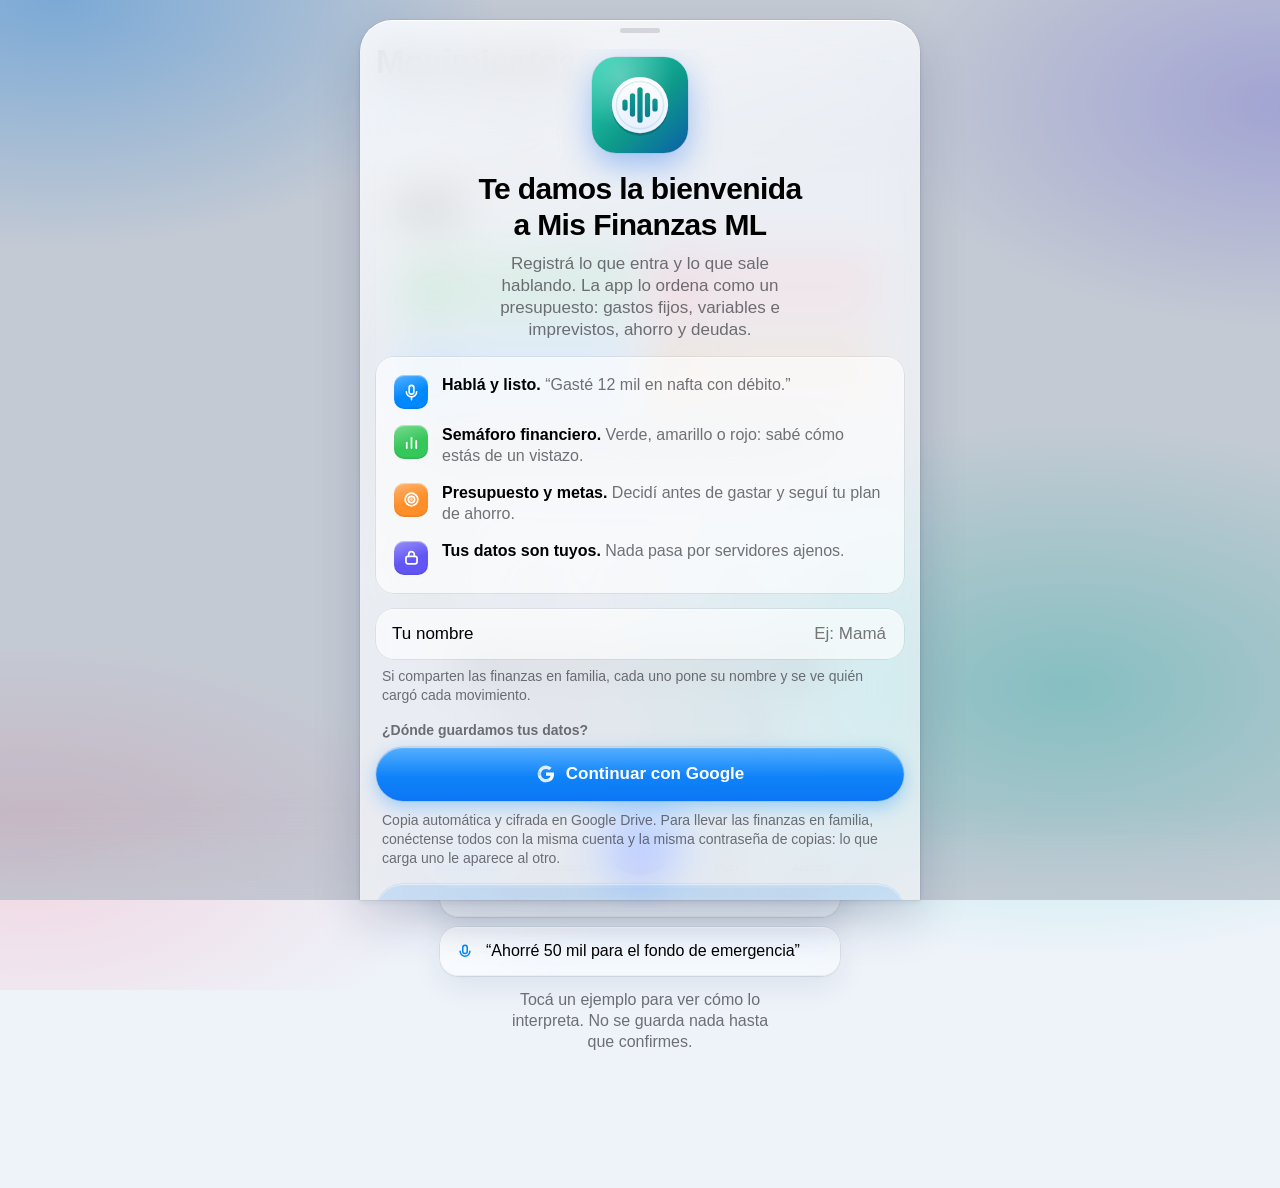
<file: index.html>
<!doctype html>
<!-- Mis Finanzas — Copyright (c) 2026 Felipe Manrique. Todos los derechos reservados. Ver LICENSE. -->
<html lang="es-AR">
<head>
<meta charset="utf-8">
<meta name="viewport" content="width=device-width, initial-scale=1, viewport-fit=cover">
<title>Mis Finanzas ML</title>
<meta name="description" content="Presupuesto, semáforo financiero, metas y deudas: registrá tus movimientos hablando.">
<meta name="theme-color" content="#EEF3FA" media="(prefers-color-scheme: light)">
<meta name="theme-color" content="#05070F" media="(prefers-color-scheme: dark)">
<meta name="apple-mobile-web-app-capable" content="yes">
<meta name="mobile-web-app-capable" content="yes">
<meta name="apple-mobile-web-app-status-bar-style" content="default">
<meta name="apple-mobile-web-app-title" content="Finanzas ML">
<link rel="manifest" href="manifest.webmanifest">
<link rel="icon" type="image/png" sizes="192x192" href="https://felipemanrique.github.io/mis-finanzas-ml/icons/icon-192.png">
<link rel="icon" type="image/png" sizes="512x512" href="https://felipemanrique.github.io/mis-finanzas-ml/icons/icon-512.png">
<link rel="icon" type="image/png" sizes="32x32" href="https://felipemanrique.github.io/mis-finanzas-ml/icons/icon-32.png">
<link rel="shortcut icon" href="https://felipemanrique.github.io/mis-finanzas-ml/icons/icon-192.png">
<link rel="apple-touch-icon" href="https://felipemanrique.github.io/mis-finanzas-ml/apple-touch-icon.png">
<link rel="apple-touch-icon" sizes="152x152" href="https://felipemanrique.github.io/mis-finanzas-ml/icons/icon-152.png">
<link rel="apple-touch-icon" sizes="167x167" href="https://felipemanrique.github.io/mis-finanzas-ml/icons/icon-167.png">
<link rel="apple-touch-icon" sizes="180x180" href="https://felipemanrique.github.io/mis-finanzas-ml/icons/icon-180.png">
<link rel="stylesheet" href="styles.css">
</head>
<body>
<main class="app" id="app">
  <section id="view-movs" data-view="movs">
    <header class="topbar">
      <h1 class="large-title">Movimientos</h1>
      <span class="top-actions"><button class="icon-btn cloud" id="btn-cloud" hidden aria-label="Copia en Drive"><svg viewBox="0 0 24 24" fill="none" stroke="currentColor" stroke-width="2" stroke-linecap="round" stroke-linejoin="round"><path d="M7 18.5h10.5a4 4 0 0 0 .6-7.95A6 6 0 0 0 6.6 9.1 4.75 4.75 0 0 0 7 18.5z"/></svg></button>
      <button class="icon-btn" id="btn-add" aria-label="Cargar a mano"><svg viewBox="0 0 24 24" fill="none" stroke="currentColor" stroke-width="2.2" stroke-linecap="round"><path d="M12 5v14M5 12h14"/></svg></button></span>
    </header>
    <div class="month-switch" data-month-switch></div>
    <div class="summary" id="summary"></div>
    <div id="backup-banner"></div>
    <div class="tools">
      <label class="search"><svg viewBox="0 0 24 24" fill="none" stroke="currentColor" stroke-width="2.2" stroke-linecap="round"><circle cx="11" cy="11" r="6.5"/><path d="m16 16 4 4"/></svg>
        <span class="sr">Buscar</span><input id="q" type="search" placeholder="Buscar" autocomplete="off"></label>
      <div class="segmented five" id="type-filter" role="group" aria-label="Tipo">
        <button data-f="all" aria-pressed="true">Todos</button><button data-f="gasto" aria-pressed="false">Gastos</button><button data-f="ingreso" aria-pressed="false">Ingresos</button><button data-f="ahorro" aria-pressed="false">Ahorro</button><button data-f="deuda" aria-pressed="false">Deudas</button>
      </div>
      <div class="chip-filter" id="cat-filter" hidden></div>
    </div>
    <div id="list"></div>
  </section>

  <section id="view-stats" data-view="stats" hidden>
    <header class="topbar"><h1 class="large-title">Presupuesto</h1></header>
    <div class="month-switch" data-month-switch></div>
    <div id="stats"></div>
  </section>

  <section id="view-accounts" data-view="accounts" hidden>
    <header class="topbar"><h1 class="large-title">Mi plan</h1></header>
    <div id="accounts"></div>
  </section>

  <section id="view-settings" data-view="settings" hidden>
    <header class="topbar"><h1 class="large-title">Ajustes</h1></header>
    <div id="settings"></div>
  </section>
</main>

<div class="scroll-edge-bottom" aria-hidden="true"></div>
<nav class="tabbar" aria-label="Secciones">
  <button class="tab" data-tab="movs" aria-current="page"><svg viewBox="0 0 24 24" fill="none" stroke="currentColor" stroke-width="1.9" stroke-linecap="round" stroke-linejoin="round"><path d="M8 6h12M8 12h12M8 18h12"/><circle cx="4" cy="6" r="1" fill="currentColor"/><circle cx="4" cy="12" r="1" fill="currentColor"/><circle cx="4" cy="18" r="1" fill="currentColor"/></svg>Movimientos</button>
  <button class="tab" data-tab="stats"><svg viewBox="0 0 24 24" fill="none" stroke="currentColor" stroke-width="1.9" stroke-linecap="round" stroke-linejoin="round"><path d="M5 20V11M12 20V4M19 20v-6"/></svg>Presupuesto</button>
  <button class="mic" id="btn-mic" aria-label="Cargar con la voz"><svg viewBox="0 0 24 24" fill="none" stroke="currentColor" stroke-width="2" stroke-linecap="round" stroke-linejoin="round"><rect x="9" y="3" width="6" height="11" rx="3"/><path d="M5.5 11a6.5 6.5 0 0 0 13 0M12 17.5V21"/></svg></button>
  <button class="tab" data-tab="accounts"><svg viewBox="0 0 24 24" fill="none" stroke="currentColor" stroke-width="1.9" stroke-linecap="round" stroke-linejoin="round"><circle cx="12" cy="12" r="8"/><circle cx="12" cy="12" r="4"/><circle cx="12" cy="12" r=".6" fill="currentColor"/></svg>Plan</button>
  <button class="tab" data-tab="settings"><svg viewBox="0 0 24 24" fill="none" stroke="currentColor" stroke-width="1.9" stroke-linecap="round" stroke-linejoin="round"><circle cx="12" cy="12" r="3"/><path d="M12 2.5v3M12 18.5v3M4.2 7l2.6 1.5M17.2 15.5l2.6 1.5M4.2 17l2.6-1.5M17.2 8.5 19.8 7"/></svg>Ajustes</button>
</nav>

<div class="scrim" id="scrim" hidden></div>
<div class="sheet" id="sheet" role="dialog" aria-modal="true" aria-labelledby="sheet-title" hidden>
  <div class="grabber"></div>
  <div class="sheet-head">
    <button class="txt-btn" id="sheet-left">Cancelar</button>
    <h2 id="sheet-title"></h2>
    <button class="txt-btn strong" id="sheet-right"></button>
  </div>
  <div class="sheet-body" id="sheet-body"></div>
</div>

<div class="toast" id="toast" role="status" aria-live="polite"><span id="toast-msg"></span><button id="toast-btn" hidden>Deshacer</button></div>
<input type="file" id="import-file" accept="application/json,.json,text/csv,.csv" hidden>

<script src="parser.js"></script>
<script src="vault.js"></script>
<script src="app.js"></script>
</body>
</html>
</file>
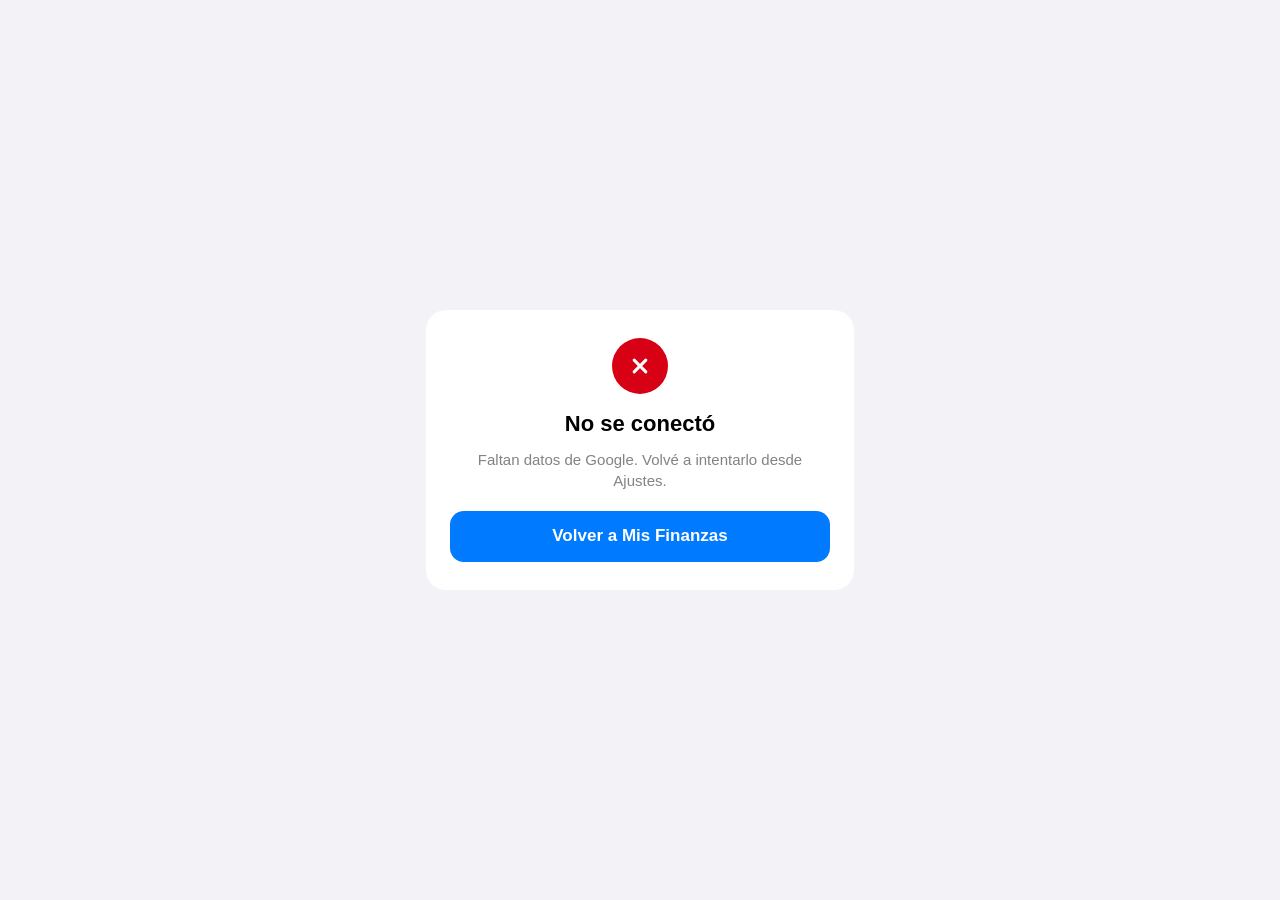
<file: oauth.html>
<!doctype html>
<!-- Mis Finanzas — Copyright (c) 2026 Felipe Manrique. Todos los derechos reservados. Ver LICENSE. -->
<html lang="es-AR">
<head>
<meta charset="utf-8">
<meta name="viewport" content="width=device-width, initial-scale=1, viewport-fit=cover">
<meta name="referrer" content="no-referrer">
<title>Mis Finanzas · Google</title>
<link rel="icon" href="icons/icon.svg" type="image/svg+xml">
<style>
  :root { --bg: #F2F2F7; --card: #fff; --label: #000; --label-2: rgba(60,60,67,.64); --accent: #007AFF; --ok: #248A3D; --bad: #D70015; color-scheme: light; }
  @media (prefers-color-scheme: dark) { :root { --bg: #000; --card: #1C1C1E; --label: #fff; --label-2: rgba(235,235,245,.62); --accent: #0A84FF; --ok: #30D158; --bad: #FF453A; color-scheme: dark; } }
  body { margin: 0; min-height: 100vh; display: grid; place-items: center; background: var(--bg); color: var(--label);
    font: 17px/1.35 -apple-system, BlinkMacSystemFont, "SF Pro Text", "Segoe UI", Roboto, Helvetica, Arial, sans-serif; padding-inline: 16px; }
  main { background: var(--card); border-radius: 20px; padding: 28px 24px; max-width: 380px; width: 100%; text-align: center; display: grid; gap: 12px; justify-items: center; }
  .mark { width: 56px; height: 56px; border-radius: 50%; display: grid; place-items: center; color: #fff; background: var(--accent); }
  .mark.ok { background: var(--ok); } .mark.bad { background: var(--bad); }
  .mark svg { width: 28px; height: 28px; }
  h1 { font-size: 22px; line-height: 28px; margin: 4px 0 0; }
  p { margin: 0; color: var(--label-2); font-size: 15px; }
  a { display: block; width: 100%; box-sizing: border-box; margin-top: 8px; padding: 14px; border-radius: 14px; background: var(--accent); color: #fff; font-weight: 600; text-decoration: none; }
</style>
</head>
<body>
<main>
  <div class="mark" id="mark"><svg viewBox="0 0 24 24" fill="none" stroke="currentColor" stroke-width="2.4" stroke-linecap="round"><path d="M12 6v6l4 2"/></svg></div>
  <h1 id="title">Conectando…</h1>
  <p id="msg">Un segundo.</p>
  <a href="./" id="back" hidden>Volver a Mis Finanzas</a>
</main>
<script>
(async function () {
  const BROKER_URL = 'https://script.google.com/macros/s/AKfycbzqMyt30WtQnaUyPxk6SOzmhvmL7Dzp_A6Y1QLTYwAUdyH89j1SoiD54lMbqLWtX_Sv/exec';
  const q = new URLSearchParams(location.search);
  const code = q.get('code'), session = q.get('state'), error = q.get('error');
  history.replaceState(null, '', location.pathname); // que el código no quede en el historial
  const show = (ok, title, msg) => {
    document.getElementById('mark').className = 'mark ' + (ok ? 'ok' : 'bad');
    document.getElementById('mark').innerHTML = ok
      ? '<svg viewBox="0 0 24 24" fill="none" stroke="currentColor" stroke-width="2.6" stroke-linecap="round" stroke-linejoin="round"><path d="m5 12.5 4.5 4.5L19 7.5"/></svg>'
      : '<svg viewBox="0 0 24 24" fill="none" stroke="currentColor" stroke-width="2.6" stroke-linecap="round"><path d="M7 7l10 10M17 7 7 17"/></svg>';
    document.getElementById('title').textContent = title;
    document.getElementById('msg').textContent = msg;
    document.getElementById('back').hidden = false;
  };
  if (error || !code || !session) {
    show(false, 'No se conectó', error === 'access_denied' ? 'Cancelaste el permiso. Podés volver a intentarlo desde Ajustes.' : 'Faltan datos de Google. Volvé a intentarlo desde Ajustes.');
    return;
  }
  try {
    const res = await fetch(BROKER_URL, { method: 'POST', body: JSON.stringify({ action: 'exchange', code, session }) });
    const r = JSON.parse(await res.text());
    if (!r.ok) throw new Error(r.error);
    show(true, 'Listo', 'Tu cuenta de Google quedó conectada. Volvé a Mis Finanzas para terminar.');
  } catch (e) {
    show(false, 'No se conectó', 'Google no aceptó el inicio de sesión. Volvé a intentarlo desde Ajustes.');
  }
})();
</script>
</body>
</html>
</file>
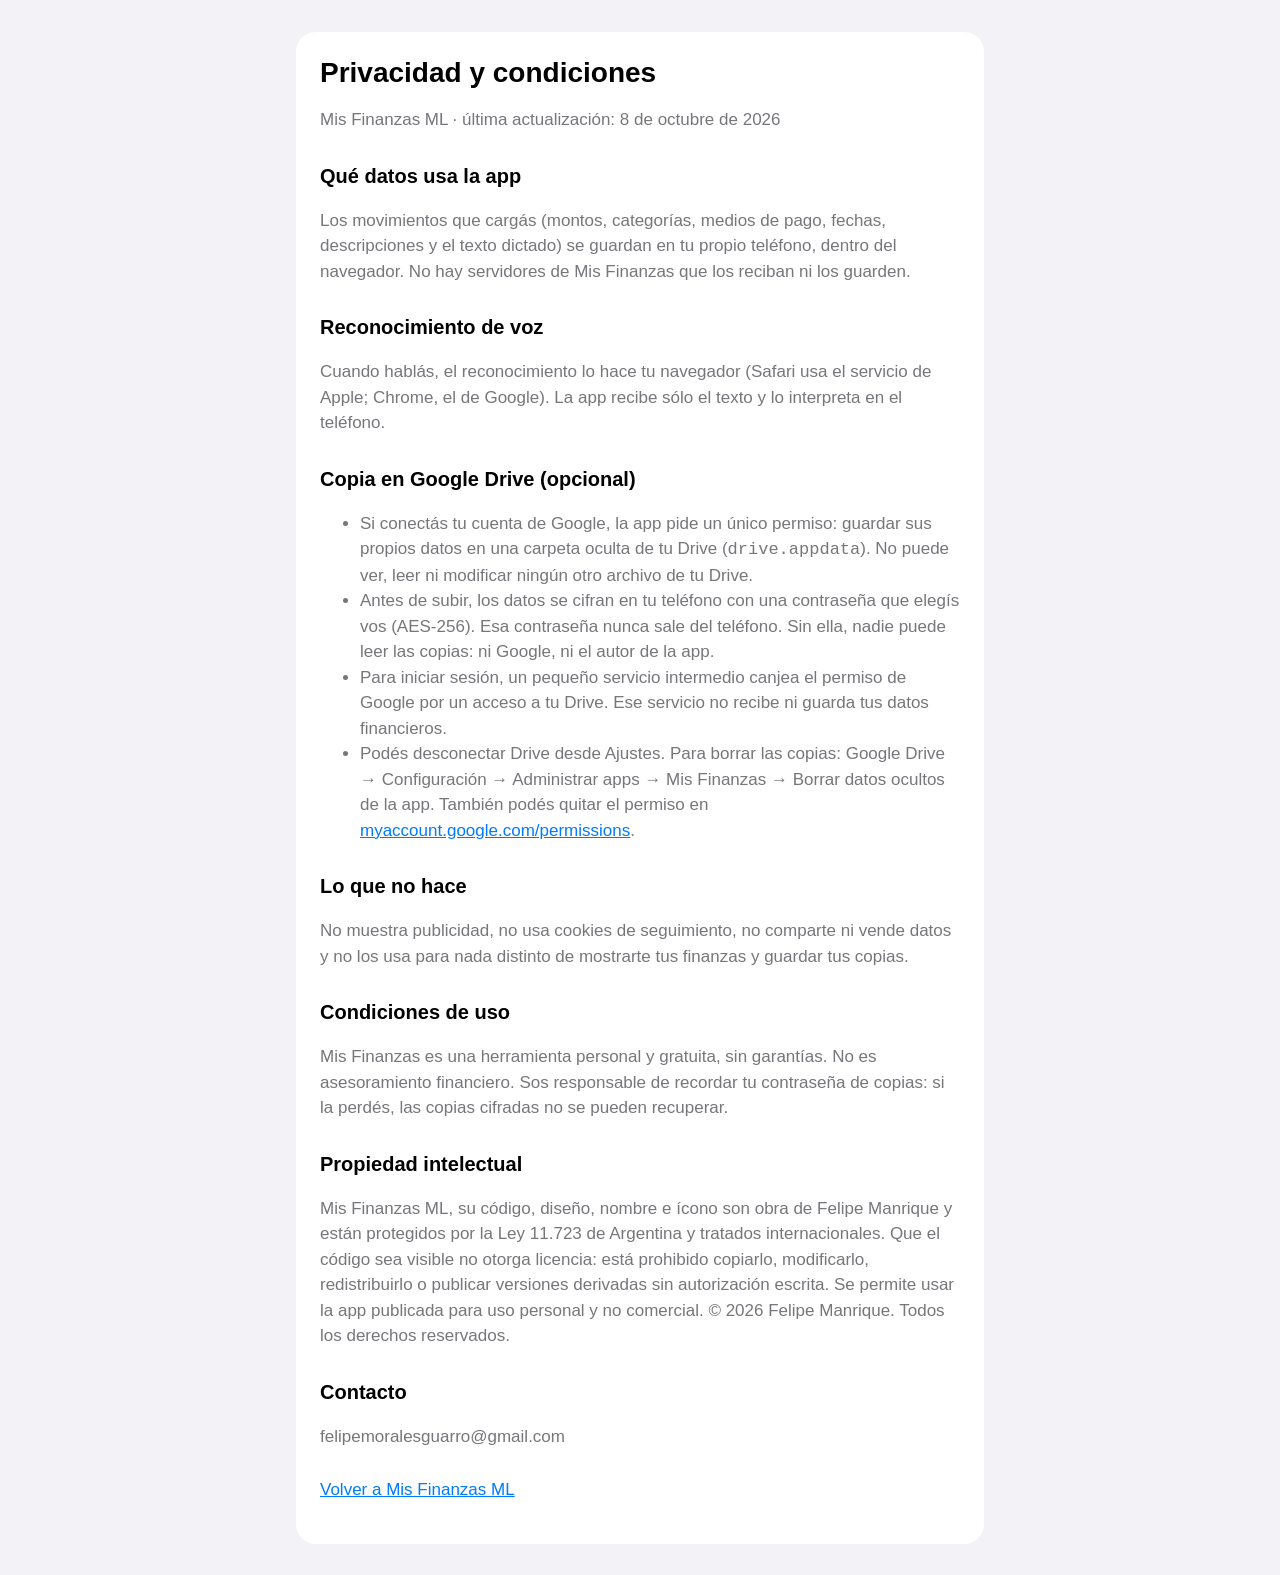
<file: privacidad.html>
<!doctype html>
<!-- Mis Finanzas — Copyright (c) 2026 Felipe Manrique. Todos los derechos reservados. Ver LICENSE. -->
<html lang="es-AR">
<head>
<meta charset="utf-8">
<meta name="viewport" content="width=device-width, initial-scale=1, viewport-fit=cover">
<title>Privacidad · Mis Finanzas ML</title>
<link rel="icon" href="icons/icon.svg" type="image/svg+xml">
<style>
  :root { --bg: #F2F2F7; --card: #fff; --label: #000; --label-2: rgba(60,60,67,.7); --accent: #007AFF; color-scheme: light; }
  @media (prefers-color-scheme: dark) { :root { --bg: #000; --card: #1C1C1E; --label: #fff; --label-2: rgba(235,235,245,.68); --accent: #0A84FF; color-scheme: dark; } }
  body { margin: 0; background: var(--bg); color: var(--label); font: 17px/1.5 -apple-system, BlinkMacSystemFont, "SF Pro Text", "Segoe UI", Roboto, Helvetica, Arial, sans-serif; padding: 32px 16px; }
  main { max-width: 640px; margin: 0 auto; background: var(--card); border-radius: 20px; padding: 24px; }
  h1 { font-size: 28px; line-height: 34px; margin: 0 0 4px; }
  h2 { font-size: 20px; margin: 28px 0 8px; }
  p, li { color: var(--label-2); }
  a { color: var(--accent); }
</style>
</head>
<body>
<main>
  <h1>Privacidad y condiciones</h1>
  <p>Mis Finanzas ML · última actualización: 8 de octubre de 2026</p>

  <h2>Qué datos usa la app</h2>
  <p>Los movimientos que cargás (montos, categorías, medios de pago, fechas, descripciones y el texto dictado) se guardan en tu propio teléfono, dentro del navegador. No hay servidores de Mis Finanzas que los reciban ni los guarden.</p>

  <h2>Reconocimiento de voz</h2>
  <p>Cuando hablás, el reconocimiento lo hace tu navegador (Safari usa el servicio de Apple; Chrome, el de Google). La app recibe sólo el texto y lo interpreta en el teléfono.</p>

  <h2>Copia en Google Drive (opcional)</h2>
  <ul>
    <li>Si conectás tu cuenta de Google, la app pide un único permiso: guardar sus propios datos en una carpeta oculta de tu Drive (<code>drive.appdata</code>). No puede ver, leer ni modificar ningún otro archivo de tu Drive.</li>
    <li>Antes de subir, los datos se cifran en tu teléfono con una contraseña que elegís vos (AES-256). Esa contraseña nunca sale del teléfono. Sin ella, nadie puede leer las copias: ni Google, ni el autor de la app.</li>
    <li>Para iniciar sesión, un pequeño servicio intermedio canjea el permiso de Google por un acceso a tu Drive. Ese servicio no recibe ni guarda tus datos financieros.</li>
    <li>Podés desconectar Drive desde Ajustes. Para borrar las copias: Google Drive → Configuración → Administrar apps → Mis Finanzas → Borrar datos ocultos de la app. También podés quitar el permiso en <a href="https://myaccount.google.com/permissions">myaccount.google.com/permissions</a>.</li>
  </ul>

  <h2>Lo que no hace</h2>
  <p>No muestra publicidad, no usa cookies de seguimiento, no comparte ni vende datos y no los usa para nada distinto de mostrarte tus finanzas y guardar tus copias.</p>

  <h2>Condiciones de uso</h2>
  <p>Mis Finanzas es una herramienta personal y gratuita, sin garantías. No es asesoramiento financiero. Sos responsable de recordar tu contraseña de copias: si la perdés, las copias cifradas no se pueden recuperar.</p>

  <h2>Propiedad intelectual</h2>
  <p>Mis Finanzas ML, su código, diseño, nombre e ícono son obra de Felipe Manrique y están protegidos por la Ley 11.723 de Argentina y tratados internacionales. Que el código sea visible no otorga licencia: está prohibido copiarlo, modificarlo, redistribuirlo o publicar versiones derivadas sin autorización escrita. Se permite usar la app publicada para uso personal y no comercial. © 2026 Felipe Manrique. Todos los derechos reservados.</p>

  <h2>Contacto</h2>
  <p>felipemoralesguarro@gmail.com</p>

  <p style="margin-top:28px"><a href="./">Volver a Mis Finanzas ML</a></p>
</main>
</body>
</html>
</file>
<file: styles.css>
/* Mis Finanzas — Copyright (c) 2026 Felipe Manrique. Todos los derechos reservados. Ver LICENSE. */
/* Layout: una columna tipo app iOS (máx 560px) sobre una aurora suave; todo flota en Liquid Glass transparente
   (estilo 27: borde oscuro fino + brillo especular fuerte) con la barra de pestañas y el micrófono abajo. */
:root {
  --font: -apple-system, BlinkMacSystemFont, "SF Pro Text", "SF Pro Display", "Segoe UI", Roboto, Helvetica, Arial, sans-serif;

  /* color del sistema (26/27) — relleno vs. "tinta" para texto chico sobre claro */
  --accent: #0088FF;
  --accent-ink: #1E6EF4;
  --income: #008932;
  --income-fill: #34C759;
  --expense: #E9152D;
  --expense-fill: #FF383C;
  --warn: #C55300;
  --warn-fill: #FF8D28;
  --income-tint: rgba(52, 199, 89, 0.16);
  --expense-tint: rgba(255, 56, 60, 0.13);

  --label: #000;
  --label-2: rgba(60, 60, 67, 0.72);
  --label-3: rgba(60, 60, 67, 0.40);
  --fill: rgba(118, 118, 128, 0.14);
  --fill-2: rgba(118, 118, 128, 0.24);
  --separator: rgba(60, 60, 67, 0.16);

  /* fondo: aurora */
  --bg: #EEF3FA;
  --aurora-1: rgba(0, 136, 255, 0.38);
  --aurora-2: rgba(0, 200, 179, 0.32);
  --aurora-3: rgba(97, 85, 245, 0.30);
  --aurora-4: rgba(255, 45, 85, 0.14);

  /* Liquid Glass — --glass-tint 0 (transparente) ↔ 1 (más opaco); lo ajusta la persona en Ajustes */
  --glass-tint: .35;
  --glass-rgb: 255, 255, 255;
  --glass-bg: rgba(var(--glass-rgb), calc(.20 + .55 * var(--glass-tint)));        /* controles */
  --glass-card: rgba(var(--glass-rgb), calc(.30 + .50 * var(--glass-tint)));      /* tarjetas con texto */
  --glass-sheet: rgba(var(--glass-rgb), calc(.52 + .36 * var(--glass-tint)));     /* hojas grandes */
  --glass-inner: rgba(var(--glass-rgb), calc(.50 + .40 * var(--glass-tint)));     /* tarjetas dentro de hojas */
  --glass-blur: blur(calc(5px + 22px * var(--glass-tint))) saturate(200%);
  --glass-blur-lg: blur(calc(14px + 22px * var(--glass-tint))) saturate(180%);
  --glass-highlight: rgba(255, 255, 255, .95);
  --glass-bevel: rgba(0, 0, 0, .05);
  --glass-edge: rgba(0, 0, 0, .10);
  --glass-sheen: rgba(255, 255, 255, .55);
  --glass-opaque: rgba(255, 255, 255, .96);

  --shadow-card: 0 1px 2px rgba(15, 35, 80, .05), 0 10px 30px rgba(15, 35, 80, .08);
  --shadow-elevated: 0 2px 6px rgba(15, 35, 80, .08), 0 20px 48px rgba(15, 35, 80, .18);
  --scrim: rgba(10, 20, 40, 0.18);

  --ease: cubic-bezier(0.32, 0.72, 0, 1);
  --snappy: cubic-bezier(0.36, 0.66, 0.04, 1);
  --r-sm: 12px; --r-md: 18px; --r-lg: 26px;
  color-scheme: light;
}
@media (prefers-color-scheme: dark) {
  :root:not([data-theme="light"]) {
    --accent: #0091FF; --accent-ink: #5CB8FF;
    --income: #30D158; --income-fill: #30D158; --expense: #FF4245; --expense-fill: #FF4245; --warn: #FF9230; --warn-fill: #FF9230;
    --income-tint: rgba(48, 209, 88, 0.18); --expense-tint: rgba(255, 66, 69, 0.18);
    --label: #fff; --label-2: rgba(235, 235, 245, 0.72); --label-3: rgba(235, 235, 245, 0.36);
    --fill: rgba(118, 118, 128, 0.26); --fill-2: rgba(118, 118, 128, 0.40); --separator: rgba(235, 235, 245, 0.12);
    --bg: #05070F;
    --aurora-1: rgba(0, 145, 255, 0.34); --aurora-2: rgba(0, 218, 195, 0.20); --aurora-3: rgba(109, 124, 255, 0.30); --aurora-4: rgba(255, 55, 95, 0.12);
    --glass-rgb: 30, 34, 46;
    --glass-bg: rgba(var(--glass-rgb), calc(.30 + .45 * var(--glass-tint)));
    --glass-card: rgba(var(--glass-rgb), calc(.40 + .42 * var(--glass-tint)));
    --glass-sheet: rgba(var(--glass-rgb), calc(.62 + .30 * var(--glass-tint)));
    --glass-inner: rgba(255, 255, 255, calc(.06 + .06 * var(--glass-tint)));
    --glass-highlight: rgba(255, 255, 255, .30); --glass-bevel: rgba(0, 0, 0, .35); --glass-edge: rgba(0, 0, 0, .55);
    --glass-sheen: rgba(255, 255, 255, .16); --glass-opaque: rgba(36, 36, 40, .97);
    --shadow-card: 0 1px 2px rgba(0, 0, 0, .3), 0 10px 30px rgba(0, 0, 0, .35);
    --shadow-elevated: 0 2px 6px rgba(0, 0, 0, .4), 0 20px 48px rgba(0, 0, 0, .6);
    --scrim: rgba(0, 0, 0, 0.40);
    color-scheme: dark;
  }
}
:root[data-theme="dark"] {
  --accent: #0091FF; --accent-ink: #5CB8FF;
  --income: #30D158; --income-fill: #30D158; --expense: #FF4245; --expense-fill: #FF4245; --warn: #FF9230; --warn-fill: #FF9230;
  --income-tint: rgba(48, 209, 88, 0.18); --expense-tint: rgba(255, 66, 69, 0.18);
  --label: #fff; --label-2: rgba(235, 235, 245, 0.72); --label-3: rgba(235, 235, 245, 0.36);
  --fill: rgba(118, 118, 128, 0.26); --fill-2: rgba(118, 118, 128, 0.40); --separator: rgba(235, 235, 245, 0.12);
  --bg: #05070F;
  --aurora-1: rgba(0, 145, 255, 0.34); --aurora-2: rgba(0, 218, 195, 0.20); --aurora-3: rgba(109, 124, 255, 0.30); --aurora-4: rgba(255, 55, 95, 0.12);
  --glass-rgb: 30, 34, 46;
  --glass-bg: rgba(var(--glass-rgb), calc(.30 + .45 * var(--glass-tint)));
  --glass-card: rgba(var(--glass-rgb), calc(.40 + .42 * var(--glass-tint)));
  --glass-sheet: rgba(var(--glass-rgb), calc(.62 + .30 * var(--glass-tint)));
  --glass-inner: rgba(255, 255, 255, calc(.06 + .06 * var(--glass-tint)));
  --glass-highlight: rgba(255, 255, 255, .30); --glass-bevel: rgba(0, 0, 0, .35); --glass-edge: rgba(0, 0, 0, .55);
  --glass-sheen: rgba(255, 255, 255, .16); --glass-opaque: rgba(36, 36, 40, .97);
  --shadow-card: 0 1px 2px rgba(0, 0, 0, .3), 0 10px 30px rgba(0, 0, 0, .35);
  --shadow-elevated: 0 2px 6px rgba(0, 0, 0, .4), 0 20px 48px rgba(0, 0, 0, .6);
  --scrim: rgba(0, 0, 0, 0.40);
  color-scheme: dark;
}

* { box-sizing: border-box; -webkit-tap-highlight-color: transparent; }
html, body { margin: 0; min-height: 100%; }
body {
  font-family: var(--font); font-size: 17px; line-height: 1.3; color: var(--label); background: var(--bg);
  -webkit-font-smoothing: antialiased; overscroll-behavior-y: none;
}
/* aurora fija detrás de todo: le da al vidrio algo que refractar */
body::before {
  content: ""; position: fixed; inset: -10%; z-index: -1; pointer-events: none;
  background:
    radial-gradient(42% 34% at 12% 8%, var(--aurora-1), transparent 70%),
    radial-gradient(38% 30% at 92% 18%, var(--aurora-3), transparent 70%),
    radial-gradient(46% 36% at 78% 72%, var(--aurora-2), transparent 70%),
    radial-gradient(40% 30% at 10% 88%, var(--aurora-4), transparent 70%),
    var(--bg);
}
button, input, select, textarea { font: inherit; color: inherit; }
button { cursor: pointer; }
[hidden] { display: none !important; }
:focus-visible { outline: 2px solid var(--accent); outline-offset: 2px; border-radius: 8px; }
.num { font-variant-numeric: tabular-nums; }
.sr { position: absolute; width: 1px; height: 1px; overflow: hidden; clip: rect(0 0 0 0); }

/* ---------- Liquid Glass ---------- */
/* controles flotantes */
.tabbar, .icon-btn, .search, .segmented, .month-switch .today-link, .toast, .cur-btn {
  background-color: var(--glass-bg);
  background-image: linear-gradient(135deg, var(--glass-sheen) 0%, rgba(255, 255, 255, 0) 42%);
  -webkit-backdrop-filter: var(--glass-blur); backdrop-filter: var(--glass-blur);
  box-shadow: 0 0 0 .5px var(--glass-edge), inset 0 1px 1px var(--glass-highlight), inset 0 -1px 1px var(--glass-bevel);
}
/* superficies de contenido (texto encima → un poco más de cuerpo) */
.summary, .group, .card, .stat, .list, .banner, .examples button, .welcome-points, .warn-list {
  background-color: var(--glass-card);
  background-image: linear-gradient(140deg, var(--glass-sheen) 0%, rgba(255, 255, 255, 0) 38%);
  -webkit-backdrop-filter: var(--glass-blur); backdrop-filter: var(--glass-blur);
  box-shadow: 0 0 0 .5px var(--glass-edge), inset 0 1px 1px var(--glass-highlight), inset 0 -1px 1px var(--glass-bevel), var(--shadow-card);
}

.app, .sheet-body, .toast { zoom: var(--ui-zoom, 1); }
.app {
  max-width: 560px; margin: 0 auto;
  padding-inline: 16px;
  padding-block: calc(env(safe-area-inset-top, 0px) + 10px) calc(env(safe-area-inset-bottom, 0px) + 128px);
}

/* ---------- Encabezado ---------- */
.topbar { display: flex; align-items: center; justify-content: space-between; gap: 12px; padding-block: 8px 4px; }
.large-title { font-size: 34px; line-height: 41px; font-weight: 700; letter-spacing: -0.02em; margin: 0; }
.icon-btn {
  width: 42px; height: 42px; border-radius: 50%; border: 0; display: grid; place-items: center;
  color: var(--accent); transition: transform .18s var(--snappy);
}
.icon-btn:active { transform: scale(.9); }
.icon-btn svg { width: 21px; height: 21px; }
.top-actions { display: flex; gap: 10px; align-items: center; }
.cloud[data-level="ok"] { color: var(--income); }
.cloud[data-level="pending"], .cloud[data-level="busy"] { color: var(--warn); }
.cloud[data-level="busy"] svg { animation: breathe 1.2s ease-in-out infinite; }
.cloud[data-level="error"] { color: #fff; background-color: var(--expense-fill); }
@keyframes breathe { 50% { opacity: .35; } }

.month-switch { display: flex; align-items: center; gap: 4px; margin-block: 6px 14px; }
.month-switch .label { font-size: 17px; font-weight: 600; color: var(--label-2); min-width: 0; padding-inline: 6px; }
.month-switch button { border: 0; background: none; color: var(--accent); width: 36px; height: 36px; display: grid; place-items: center; border-radius: 50%; }
.month-switch button:disabled { color: var(--label-3); }
.month-switch button svg { width: 20px; height: 20px; }
.month-switch .today-link { width: auto; padding-inline: 14px; font-size: 15px; font-weight: 600; border-radius: 999px; margin-left: auto; }

/* ---------- Resumen ---------- */
.summary { border-radius: var(--r-lg); padding: 22px; display: grid; gap: 16px; }
.summary .caption { font-size: 15px; color: var(--label-2); }
.balance { font-size: clamp(34px, 11vw, 46px); line-height: 1.05; font-weight: 700; letter-spacing: -0.03em; overflow-wrap: anywhere; }
.balance.neg { color: var(--expense); }
.split { display: grid; grid-template-columns: 1fr 1fr; gap: 12px; }
.split > div { container-type: inline-size; border-radius: var(--r-md); padding: 12px 14px; display: grid; gap: 2px; min-width: 0; box-shadow: inset 0 1px 1px rgba(255, 255, 255, .35); }
.split .in { background: var(--income-tint); }
.split .out { background: var(--expense-tint); }
.split .v { font-size: clamp(14px, 15cqi, 22px); font-weight: 600; white-space: nowrap; overflow: hidden; text-overflow: ellipsis; }
.split .in .v { color: var(--income); }
.split .out .v { color: var(--expense); }
.usd-line { font-size: 15px; color: var(--label-2); }
.budget { display: grid; gap: 6px; }
.budget .bar { height: 8px; border-radius: 4px; background: var(--fill); overflow: hidden; }
.budget .bar i { display: block; height: 100%; background: linear-gradient(90deg, var(--accent), #00C8B3); border-radius: 4px; transition: width .5s var(--ease); }
.budget .bar i.over { background: var(--expense-fill); }
.budget .row { display: flex; justify-content: space-between; font-size: 14px; color: var(--label-2); gap: 8px; }

/* ---------- Búsqueda y filtros ---------- */
.tools { display: grid; gap: 10px; margin-block: 20px 8px; }
.search { display: flex; align-items: center; gap: 8px; border-radius: 999px; padding-inline: 14px; height: 44px; }
.search svg { width: 18px; height: 18px; color: var(--label-2); flex: none; }
.search input { border: 0; background: none; outline: none; flex: 1; min-width: 0; font-size: 17px; }
.search input::placeholder { color: var(--label-2); }
.segmented { display: grid; grid-auto-flow: column; grid-auto-columns: 1fr; border-radius: 999px; padding: 3px; }
.segmented button { border: 0; background: none; border-radius: 999px; padding: 8px 10px; font-size: 15px; font-weight: 500; color: var(--label-2); transition: background .25s var(--ease), color .2s; }
.segmented button[aria-pressed="true"] {
  background: rgba(255, 255, 255, .85); color: var(--label); font-weight: 600;
  box-shadow: 0 0 0 .5px var(--glass-edge), 0 2px 8px rgba(0, 0, 0, .10), inset 0 1px 1px #fff;
}
:root[data-theme="dark"] .segmented button[aria-pressed="true"] { background: rgba(255, 255, 255, .18); box-shadow: 0 0 0 .5px rgba(0,0,0,.5), inset 0 1px 1px rgba(255,255,255,.25); }
@media (prefers-color-scheme: dark) { :root:not([data-theme="light"]) .segmented button[aria-pressed="true"] { background: rgba(255, 255, 255, .18); box-shadow: 0 0 0 .5px rgba(0,0,0,.5), inset 0 1px 1px rgba(255,255,255,.25); } }
.chip-filter { display: flex; align-items: center; gap: 8px; font-size: 15px; color: var(--label-2); }
.chip-filter button { border: 0; background: var(--fill); color: var(--accent-ink); border-radius: 999px; padding: 6px 12px; font-size: 15px; font-weight: 600; }

/* ---------- Lista ---------- */
.day { margin-top: 20px; }
.day-head { display: flex; justify-content: space-between; align-items: baseline; padding-inline: 6px; margin-bottom: 8px; font-size: 14px; font-weight: 600; color: var(--label-2); gap: 8px; }
.group { border-radius: var(--r-md); overflow: hidden; }
.row {
  display: flex; align-items: center; gap: 12px; padding: 11px 14px; width: 100%; border: 0; background: none; text-align: left;
  position: relative; min-height: 64px; transition: background .15s;
}
.row:active { background: var(--fill); }
.row + .row::before { content: ""; position: absolute; top: 0; left: 66px; right: 0; height: .5px; background: var(--separator); }
.badge {
  --c: #8E8E93;
  width: 40px; height: 40px; flex: none; border-radius: 12px; display: grid; place-items: center;
  font-size: 16px; font-weight: 700; color: #fff;
  background: linear-gradient(160deg, rgba(255, 255, 255, .38), rgba(255, 255, 255, 0) 55%), var(--c);
  box-shadow: inset 0 1px 1px rgba(255, 255, 255, .5), inset 0 -1px 2px rgba(0, 0, 0, .12), 0 2px 6px color-mix(in srgb, var(--c) 35%, transparent);
}
.row .mid { flex: 1; min-width: 0; display: grid; gap: 2px; }
.row .t { font-size: 17px; font-weight: 500; white-space: nowrap; overflow: hidden; text-overflow: ellipsis; }
.row .s { font-size: 14px; color: var(--label-2); white-space: nowrap; overflow: hidden; text-overflow: ellipsis; }
.row .amt { font-size: 17px; font-weight: 600; white-space: nowrap; }
.amt.in { color: var(--income); }
.mic-tag { display: inline-block; vertical-align: -2px; width: 13px; height: 13px; color: var(--label-3); margin-right: 3px; }

.empty { text-align: center; padding: 36px 8px 8px; color: var(--label-2); display: grid; gap: 14px; justify-items: center; }
.empty h2 { font-size: 24px; line-height: 30px; font-weight: 700; color: var(--label); margin: 0; text-wrap: balance; letter-spacing: -0.01em; }
.empty p { margin: 0; font-size: 16px; max-width: 34ch; text-wrap: pretty; }
.examples { display: grid; gap: 10px; width: 100%; max-width: 400px; }
.examples button {
  border: 0; border-radius: var(--r-md); padding: 14px 16px; text-align: left; font-size: 16px;
  display: flex; gap: 12px; align-items: center; color: var(--label); transition: transform .15s var(--snappy);
}
.examples button:active { transform: scale(.98); }
.examples button svg { width: 18px; height: 18px; color: var(--accent); flex: none; }

/* ---------- Tarjetas / secciones ---------- */
.section-title { font-size: 22px; line-height: 28px; font-weight: 700; margin: 30px 4px 12px; letter-spacing: -0.01em; }
.section-title:first-child { margin-top: 8px; }
.card { border-radius: var(--r-lg); padding: 16px; }
.footnote { font-size: 14px; color: var(--label-2); margin: 8px 6px 0; line-height: 19px; }
.stats { display: grid; grid-template-columns: repeat(2, minmax(0, 1fr)); gap: 12px; }
.stat { border-radius: var(--r-md); padding: 16px; display: grid; gap: 4px; min-width: 0; }
.stat .k { font-size: 14px; color: var(--label-2); }
.stat .v { font-size: 22px; font-weight: 700; overflow-wrap: anywhere; letter-spacing: -0.01em; }
.stat .v.txt { font-size: 18px; line-height: 24px; overflow-wrap: break-word; hyphens: auto; }
.stat .d { font-size: 14px; color: var(--label-2); overflow-wrap: anywhere; }

.catbars { display: grid; gap: 4px; }
.catbar { display: grid; grid-template-columns: 1fr auto; gap: 8px 12px; align-items: center; border: 0; background: none; text-align: left; padding: 10px 6px; border-radius: 12px; width: 100%; }
.catbar:active { background: var(--fill); }
.catbar .n { display: flex; gap: 10px; align-items: center; font-size: 16px; min-width: 0; }
.catbar .n span:last-child { white-space: nowrap; overflow: hidden; text-overflow: ellipsis; }
.catbar .dot { width: 12px; height: 12px; border-radius: 4px; flex: none; }
.catbar .v { font-size: 16px; font-weight: 600; text-align: right; }
.catbar .v small { color: var(--label-2); font-weight: 400; margin-left: 6px; }
.catbar .track { grid-column: 1 / -1; height: 8px; border-radius: 4px; background: var(--fill); overflow: hidden; }
.catbar .track i { display: block; height: 100%; border-radius: 4px; box-shadow: inset 0 1px 0 rgba(255, 255, 255, .35); }

.chart svg { display: block; width: 100%; height: auto; }
.chart text { fill: var(--label-2); font-size: 12px; font-family: var(--font); }
.legend { display: flex; gap: 16px; font-size: 14px; color: var(--label-2); margin-top: 10px; }
.legend span { display: inline-flex; align-items: center; gap: 6px; }
.legend i { width: 12px; height: 12px; border-radius: 4px; display: inline-block; }

/* listas de ajustes */
.list { border-radius: var(--r-md); overflow: hidden; }
.item { display: flex; align-items: center; gap: 12px; padding: 12px 16px; min-height: 52px; position: relative; width: 100%; border: 0; background: none; text-align: left; font-size: 17px; color: var(--label); }
.item + .item::before { content: ""; position: absolute; top: 0; left: 16px; right: 0; height: .5px; background: var(--separator); }
button.item:active, a.item:active { background: var(--fill); }
.item .grow { flex: 1; min-width: 0; }
.item .sub { display: block; font-size: 14px; color: var(--label-2); line-height: 18px; margin-top: 2px; }
.item .val { color: var(--label-2); font-size: 17px; text-align: right; }
.item .chev { width: 14px; height: 14px; color: var(--label-3); flex: none; }
.item.danger { color: var(--expense); }
.item.link { color: var(--accent-ink); }
.item select, .item input[type="number"], .item input[type="text"] { border: 0; background: none; color: var(--label-2); text-align: right; font-size: 17px; max-width: 55%; outline: none; }
.item input.inline { color: var(--label); text-align: right; width: 9em; }
.item.stack { display: grid; gap: 10px; }
.range-row { display: grid; grid-template-columns: auto 1fr auto; gap: 10px; align-items: center; font-size: 14px; color: var(--label-2); }
.range-row input[type="range"] { width: 100%; accent-color: var(--accent); }

.switch { position: relative; width: 51px; height: 31px; flex: none; }
.switch input { position: absolute; inset: 0; opacity: 0; margin: 0; cursor: pointer; z-index: 1; }
.switch span { position: absolute; inset: 0; border-radius: 999px; background: var(--fill-2); transition: background .25s var(--ease); }
.switch span::after { content: ""; position: absolute; top: 2px; left: 2px; width: 27px; height: 27px; border-radius: 50%; background: #fff; box-shadow: 0 3px 8px rgba(0,0,0,.15), 0 1px 1px rgba(0,0,0,.16); transition: transform .3s var(--ease); }
.switch input:checked + span { background: var(--income-fill); }
.switch input:checked + span::after { transform: translateX(20px); }
.switch input:focus-visible + span { outline: 2px solid var(--accent); outline-offset: 2px; }

/* ---------- Barra inferior + micrófono ---------- */
/* banda de borde de desplazamiento: el contenido se desvanece al pasar debajo de la barra */
.scroll-edge-bottom {
  position: fixed; left: 0; right: 0; bottom: 0; height: calc(env(safe-area-inset-bottom, 0px) + 110px); z-index: 19; pointer-events: none;
  background: linear-gradient(to top, color-mix(in srgb, var(--bg) 70%, transparent), transparent);
  -webkit-backdrop-filter: blur(6px); backdrop-filter: blur(6px);
  -webkit-mask-image: linear-gradient(to top, #000 45%, transparent); mask-image: linear-gradient(to top, #000 45%, transparent);
}
.tabbar {
  position: fixed; left: 50%; transform: translateX(-50%);
  bottom: calc(env(safe-area-inset-bottom, 0px) + 12px);
  width: min(calc(100% - 24px), 440px);
  display: grid; grid-template-columns: 1fr 1fr 88px 1fr 1fr; align-items: center;
  height: 68px; border-radius: 34px; z-index: 20; padding-inline: 6px;
  box-shadow: 0 0 0 .5px var(--glass-edge), inset 0 1px 1px var(--glass-highlight), inset 0 -1px 1px var(--glass-bevel), var(--shadow-elevated);
}
.tab { border: 0; background: none; display: grid; justify-items: center; gap: 2px; font-size: 11px; font-weight: 600; color: var(--label-2); padding: 7px 0; margin: 0 2px; border-radius: 26px; transition: background .25s var(--ease), color .2s; }
.tab svg { width: 25px; height: 25px; }
.tab[aria-current="page"] { color: var(--accent-ink); background: rgba(255, 255, 255, .55); box-shadow: inset 0 1px 1px rgba(255, 255, 255, .9), 0 0 0 .5px rgba(0, 0, 0, .06); }
:root[data-theme="dark"] .tab[aria-current="page"] { background: rgba(255, 255, 255, .12); box-shadow: inset 0 1px 1px rgba(255, 255, 255, .18); }
@media (prefers-color-scheme: dark) { :root:not([data-theme="light"]) .tab[aria-current="page"] { background: rgba(255, 255, 255, .12); box-shadow: inset 0 1px 1px rgba(255, 255, 255, .18); } }
/* micrófono: el único vidrio teñido (acción principal) */
.mic {
  justify-self: center; width: 72px; height: 72px; border-radius: 50%; border: 0; margin-top: -30px;
  color: #fff; display: grid; place-items: center; position: relative;
  background:
    radial-gradient(120% 90% at 30% 15%, rgba(255, 255, 255, .55), rgba(255, 255, 255, 0) 45%),
    linear-gradient(180deg, color-mix(in srgb, var(--accent) 86%, transparent), color-mix(in srgb, #3B2FC9 78%, transparent));
  -webkit-backdrop-filter: blur(12px) saturate(180%); backdrop-filter: blur(12px) saturate(180%);
  box-shadow: 0 0 0 .5px rgba(0, 0, 0, .18), inset 0 1.5px 1px rgba(255, 255, 255, .75), inset 0 -2px 4px rgba(0, 0, 0, .18),
    0 10px 26px color-mix(in srgb, var(--accent) 50%, transparent);
  transition: transform .2s var(--snappy);
}
.mic:active { transform: scale(.92); }
.mic svg { width: 32px; height: 32px; filter: drop-shadow(0 1px 1px rgba(0, 0, 0, .2)); }

/* ---------- Hojas (sheets) ---------- */
.scrim { position: fixed; inset: 0; background: var(--scrim); z-index: 40; opacity: 0; transition: opacity .3s var(--ease); }
.scrim.open { opacity: 1; }
.sheet {
  position: fixed; left: 50%; bottom: 0; z-index: 41; width: min(100%, 560px);
  max-height: calc(100% - env(safe-area-inset-top, 0px) - 20px);
  background-color: var(--glass-sheet);
  background-image: linear-gradient(160deg, var(--glass-sheen) 0%, rgba(255, 255, 255, 0) 30%);
  -webkit-backdrop-filter: var(--glass-blur-lg); backdrop-filter: var(--glass-blur-lg);
  border-radius: 32px 32px 0 0;
  box-shadow: 0 0 0 .5px var(--glass-edge), inset 0 1px 1px var(--glass-highlight), var(--shadow-elevated);
  transform: translate(-50%, 100%); transition: transform .45s var(--ease);
  display: flex; flex-direction: column;
}
.sheet.open { transform: translate(-50%, 0); }
.sheet .grabber { width: 40px; height: 5px; border-radius: 3px; background: var(--fill-2); margin: 8px auto 0; flex: none; }
.sheet-head { display: grid; grid-template-columns: minmax(70px, auto) 1fr minmax(70px, auto); align-items: center; padding: 8px 14px; flex: none; gap: 8px; }
.sheet-head h2 { font-size: 17px; font-weight: 600; margin: 0; text-align: center; white-space: nowrap; overflow: hidden; text-overflow: ellipsis; }
.sheet-head .txt-btn { border: 0; background: none; color: var(--accent-ink); font-size: 17px; padding: 8px 4px; justify-self: start; }
.sheet-head .txt-btn.strong { font-weight: 600; justify-self: end; }
.sheet-head .txt-btn:disabled { color: var(--label-3); }
.sheet-body { overflow-y: auto; padding: 4px 16px calc(env(safe-area-inset-bottom, 0px) + 24px); -webkit-overflow-scrolling: touch; display: grid; gap: 16px; overscroll-behavior: contain;
  grid-auto-rows: max-content; align-content: start; } /* las tarjetas no se achican: si no entra, se desplaza */
/* dentro de la hoja: tarjetas translúcidas sin blur propio (un vidrio no refracta a través de otro) */
.sheet .card, .sheet .group, .sheet .banner, .sheet .warn-list, .sheet .welcome-points, .sheet .field-group,
.sheet .said, .sheet .review-card, .sheet .text-entry textarea, .sheet .list, .sheet .cat-chips button, .sheet .examples button {
  background-color: var(--glass-inner); background-image: none;
  -webkit-backdrop-filter: none; backdrop-filter: none;
  box-shadow: 0 0 0 .5px var(--separator), inset 0 1px 1px rgba(255, 255, 255, .5);
}
.sheet .segmented, .sheet .cur-btn { -webkit-backdrop-filter: none; backdrop-filter: none; background-color: var(--fill); }

/* formulario de movimiento */
.amount-field { display: flex; align-items: baseline; justify-content: center; gap: 8px; padding-block: 8px 4px; }
.cur-btn { border: 0; flex: none; align-self: center; border-radius: 999px; font-size: 15px; font-weight: 600; padding: 6px 12px; color: var(--label-2); }
.amount-field input {
  border: 0; background: none; outline: none; font-size: 48px; font-weight: 700; letter-spacing: -0.03em; width: 100%; max-width: 9ch; text-align: center;
  font-variant-numeric: tabular-nums;
}
.amount-field.out input { color: var(--expense); }
.amount-field.in input { color: var(--income); }
.field-group { border-radius: var(--r-md); overflow: hidden; }
.field { display: flex; align-items: center; gap: 12px; padding: 0 16px; min-height: 50px; position: relative; }
.field + .field::before { content: ""; position: absolute; top: 0; left: 16px; right: 0; height: .5px; background: var(--separator); }
.field label { font-size: 17px; flex: none; min-width: 6.5em; }
.field input, .field select, .field textarea { flex: 1; min-width: 0; border: 0; background: none; outline: none; font-size: 17px; text-align: right; color: var(--label-2); padding-block: 13px; }
.field input:focus, .field select:focus { color: var(--label); }
.field select { appearance: none; -webkit-appearance: none; direction: rtl; }
.field select option { direction: ltr; }
.cat-chips { display: flex; flex-wrap: wrap; gap: 8px; }
.cat-chips button { border: 0; border-radius: 999px; padding: 8px 14px; font-size: 15px; color: var(--label); display: inline-flex; align-items: center; gap: 6px; }
.cat-chips button i { width: 8px; height: 8px; border-radius: 50%; display: inline-block; }
.cat-chips button[aria-pressed="true"] { background: var(--accent); color: #fff; }
.label-sm { font-size: 14px; font-weight: 600; color: var(--label-2); margin: 0 6px -8px; }

.btn {
  border: 0; border-radius: 999px; padding: 16px 22px; font-size: 17px; font-weight: 600; width: 100%; color: #fff;
  background:
    linear-gradient(180deg, rgba(255, 255, 255, .28), rgba(255, 255, 255, 0) 55%),
    linear-gradient(180deg, color-mix(in srgb, var(--accent) 92%, transparent), color-mix(in srgb, var(--accent) 80%, #3B2FC9));
  box-shadow: 0 0 0 .5px rgba(0, 0, 0, .14), inset 0 1px 1px rgba(255, 255, 255, .6), 0 6px 18px color-mix(in srgb, var(--accent) 32%, transparent);
  transition: transform .15s var(--snappy), opacity .2s;
}
.btn:active { transform: scale(.97); }
.btn:disabled { opacity: .45; }
.btn.tinted { background: color-mix(in srgb, var(--accent) 14%, transparent); color: var(--accent-ink); box-shadow: inset 0 1px 1px rgba(255, 255, 255, .5), 0 0 0 .5px color-mix(in srgb, var(--accent) 20%, transparent); }
.btn.danger { background: var(--expense-tint); color: var(--expense); box-shadow: inset 0 1px 1px rgba(255, 255, 255, .4); }
.btn.danger.armed { background: var(--expense-fill); color: #fff; }
.btn-row { display: grid; grid-template-columns: 1fr 1fr; gap: 10px; }

/* voz */
.listen { display: grid; justify-items: center; gap: 18px; padding-block: 14px 4px; text-align: center; }
.orb {
  width: 120px; height: 120px; border-radius: 50%; border: 0; color: #fff; display: grid; place-items: center; position: relative;
  background:
    radial-gradient(120% 90% at 30% 15%, rgba(255, 255, 255, .55), rgba(255, 255, 255, 0) 45%),
    linear-gradient(180deg, var(--accent), #3B2FC9);
  box-shadow: inset 0 2px 2px rgba(255, 255, 255, .6), inset 0 -3px 6px rgba(0, 0, 0, .2), 0 12px 30px color-mix(in srgb, var(--accent) 45%, transparent);
  transition: transform .2s var(--snappy), filter .3s;
}
.orb svg { width: 46px; height: 46px; position: relative; z-index: 1; }
.orb::before, .orb::after { content: ""; position: absolute; inset: 0; border-radius: 50%; background: var(--accent); opacity: 0; }
.orb.live::before { animation: pulse 1.6s var(--ease) infinite; }
.orb.live::after { animation: pulse 1.6s var(--ease) .5s infinite; }
.orb.idle { filter: saturate(.3) brightness(1.15); }
@keyframes pulse { 0% { transform: scale(1); opacity: .35; } 100% { transform: scale(1.7); opacity: 0; } }
.status { font-size: 16px; color: var(--label-2); min-height: 20px; }
.transcript { font-size: 24px; line-height: 30px; min-height: 60px; max-width: 30ch; text-wrap: pretty; font-weight: 500; }
.transcript .interim { color: var(--label-3); }
.hint { font-size: 14px; color: var(--label-2); max-width: 36ch; }
.text-entry { display: grid; gap: 10px; }
.text-entry textarea { width: 100%; min-height: 90px; resize: vertical; border: 0; border-radius: var(--r-md); padding: 14px 16px; font-size: 17px; outline: none; }
.link-btn { border: 0; background: none; color: var(--accent-ink); font-size: 16px; font-weight: 500; padding: 6px; }

.review-card { border-radius: var(--r-md); overflow: hidden; }
.review-card .rc-head { display: flex; align-items: center; gap: 10px; padding: 12px 12px 4px 16px; }
.review-card .rc-head .segmented { flex: none; width: 190px; }
.review-card .rc-head .grow { flex: 1; }
.review-card .rc-amount { display: flex; align-items: baseline; gap: 8px; padding: 4px 16px 8px; }
.review-card .rc-amount input { font-size: 32px; font-weight: 700; border: 0; background: none; outline: none; width: 100%; min-width: 0; font-variant-numeric: tabular-nums; }
.review-card.out .rc-amount input { color: var(--expense); }
.review-card.in .rc-amount input { color: var(--income); }
.review-card .field { padding-inline: 16px; }
.review-card .rc-head + .rc-amount + .field::before { content: ""; position: absolute; top: 0; left: 16px; right: 0; height: .5px; background: var(--separator); }
.low-conf { font-size: 14px; color: var(--warn); padding: 0 16px 10px; }
.said { font-size: 15px; color: var(--label-2); border-radius: var(--r-md); padding: 14px 16px; display: grid; gap: 8px; }
.said q { color: var(--label); font-size: 18px; }

/* toast */
.toast {
  position: fixed; left: 16px; right: 16px; margin-inline: auto; width: fit-content; bottom: calc(env(safe-area-inset-bottom, 0px) + 98px); z-index: 60;
  transform: translateY(20px); opacity: 0; pointer-events: none;
  display: flex; align-items: center; gap: 14px; padding: 12px 12px 12px 20px; border-radius: 999px;
  color: var(--label); font-size: 16px; font-weight: 500; max-width: 440px;
  transition: transform .4s var(--ease), opacity .25s;
}
.toast { background-color: var(--glass-sheet); box-shadow: 0 0 0 .5px var(--glass-edge), inset 0 1px 1px var(--glass-highlight), var(--shadow-elevated); }
.toast.show { transform: translateY(0); opacity: 1; pointer-events: auto; }
.toast button { border: 0; background: var(--accent); color: #fff; border-radius: 999px; padding: 7px 14px; font-weight: 600; font-size: 15px; }

.banner { display: flex; gap: 12px; align-items: flex-start; border-radius: var(--r-md); padding: 14px 16px; font-size: 15px; margin-top: 12px; }
.banner svg { width: 22px; height: 22px; color: var(--warn-fill); flex: none; margin-top: 1px; }
.banner button { border: 0; background: none; color: var(--accent-ink); padding: 0; font-size: 15px; font-weight: 600; }

/* bienvenida */
.welcome { display: grid; justify-items: center; gap: 10px; text-align: center; padding-top: 4px; }
.welcome-logo { width: 96px; height: 96px; border-radius: 24px; box-shadow: 0 0 0 .5px rgba(0, 0, 0, .1), 0 12px 32px rgba(20, 104, 240, .38); }
.welcome h2 { font-size: 30px; line-height: 36px; font-weight: 700; letter-spacing: -0.02em; margin: 8px 0 0; text-wrap: balance; }
.welcome p { margin: 0; color: var(--label-2); font-size: 17px; max-width: 34ch; text-wrap: pretty; }
.welcome-points { display: grid; gap: 16px; border-radius: var(--r-md); padding: 18px; }
.welcome-points > div { display: flex; gap: 14px; align-items: flex-start; font-size: 16px; color: var(--label-2); }
.welcome-points strong { color: var(--label); font-weight: 600; }
.wp-ic {
  width: 34px; height: 34px; border-radius: 10px; flex: none; display: grid; place-items: center; color: #fff;
  box-shadow: inset 0 1px 1px rgba(255, 255, 255, .5), inset 0 -1px 2px rgba(0, 0, 0, .12);
  background-image: linear-gradient(160deg, rgba(255, 255, 255, .35), rgba(255, 255, 255, 0) 55%);
}
.wp-ic svg { width: 19px; height: 19px; }
.warn-list { margin: 0; padding: 16px 18px 16px 36px; border-radius: var(--r-md); display: grid; gap: 10px; font-size: 16px; color: var(--label-2); }

/* ---------- Accesibilidad ---------- */
@media (prefers-reduced-transparency: reduce), (prefers-contrast: more) {
  .tabbar, .icon-btn, .search, .segmented, .month-switch .today-link, .toast, .cur-btn, .sheet,
  .summary, .group, .card, .stat, .list, .banner, .examples button, .welcome-points, .warn-list, .scroll-edge-bottom {
    background-color: var(--glass-opaque) !important; background-image: none !important;
    -webkit-backdrop-filter: none !important; backdrop-filter: none !important;
  }
}
@media (prefers-reduced-motion: reduce) {
  *, *::before, *::after { animation: none !important; transition-duration: 0s !important; }
}
@media (min-width: 700px) {
  .app { padding-top: calc(env(safe-area-inset-top, 0px) + 32px); }
}

#toast-msg { min-width: 0; }

/* ---------- Mis Finanzas ML: tipos, semáforo, presupuesto, metas ---------- */
:root { --sav: #0088FF; --sav-tint: rgba(0, 136, 255, 0.13); --debt: #C55300; --debt-tint: rgba(255, 141, 40, 0.16);
  --sem-g: #34C759; --sem-y: #FFCC00; --sem-r: #FF383C; }
@media (prefers-color-scheme: dark) { :root:not([data-theme="light"]) { --sav: #5CB8FF; --sav-tint: rgba(0, 145, 255, 0.20); --debt: #FF9230; --debt-tint: rgba(255, 146, 48, 0.20); } }
:root[data-theme="dark"] { --sav: #5CB8FF; --sav-tint: rgba(0, 145, 255, 0.20); --debt: #FF9230; --debt-tint: rgba(255, 146, 48, 0.20); }

.split.four { grid-template-columns: 1fr 1fr; }
.split .sav { background: var(--sav-tint); }
.split .debt { background: var(--debt-tint); }
.split .sav .v { color: var(--sav); }
.split .debt .v { color: var(--debt); }
.amt.sav { color: var(--sav); }
.amt.debt { color: var(--debt); }
.amount-field.sav input, .review-card.sav .rc-amount input { color: var(--sav); }
.amount-field.debt input, .review-card.debt .rc-amount input { color: var(--debt); }
.segmented.four button, .segmented.five button { padding-inline: 4px; font-size: 14px; }
.review-card .rc-head .segmented.four { flex: 1; width: auto; }

/* semáforo */
.sem-dot { width: 12px; height: 12px; border-radius: 50%; flex: none; background: var(--label-3); box-shadow: inset 0 1px 1px rgba(255,255,255,.5); }
.sem-dot[data-level="verde"] { background: var(--sem-g); box-shadow: 0 0 8px color-mix(in srgb, var(--sem-g) 70%, transparent); }
.sem-dot[data-level="amarillo"] { background: var(--sem-y); box-shadow: 0 0 8px color-mix(in srgb, var(--sem-y) 70%, transparent); }
.sem-dot[data-level="rojo"] { background: var(--sem-r); box-shadow: 0 0 8px color-mix(in srgb, var(--sem-r) 70%, transparent); }
.sem-pill { display: flex; align-items: center; gap: 10px; width: 100%; border: 0; text-align: left; padding: 12px 14px; border-radius: var(--r-md);
  background: var(--fill); font-size: 15px; color: var(--label); }
.sem-pill.static { margin-bottom: 12px; }
.sem-pill svg { width: 16px; height: 16px; color: var(--label-3); flex: none; }
.sem-pill .grow { flex: 1; min-width: 0; }
.sem-pill[data-level="verde"] { background: rgba(52, 199, 89, .14); }
.sem-pill[data-level="amarillo"] { background: rgba(255, 204, 0, .18); }
.sem-pill[data-level="rojo"] { background: rgba(255, 56, 60, .14); }
.semaforo { display: flex; align-items: center; gap: 20px; padding: 20px; }
.sem-lights { display: grid; gap: 8px; padding: 10px 9px; border-radius: 22px; background: rgba(20, 22, 30, .82); box-shadow: inset 0 1px 2px rgba(0,0,0,.5), 0 0 0 .5px rgba(0,0,0,.3); flex: none; }
.sem-lights i { width: 30px; height: 30px; border-radius: 50%; display: block; opacity: .22; box-shadow: inset 0 -2px 4px rgba(0,0,0,.35), inset 0 2px 3px rgba(255,255,255,.35); }
.sem-lights .r { background: var(--sem-r); } .sem-lights .y { background: var(--sem-y); } .sem-lights .g { background: var(--sem-g); }
.semaforo[data-level="rojo"] .r, .semaforo[data-level="amarillo"] .y, .semaforo[data-level="verde"] .g { opacity: 1; }
.semaforo[data-level="rojo"] .r { box-shadow: 0 0 18px var(--sem-r), inset 0 2px 3px rgba(255,255,255,.5); }
.semaforo[data-level="amarillo"] .y { box-shadow: 0 0 18px var(--sem-y), inset 0 2px 3px rgba(255,255,255,.5); }
.semaforo[data-level="verde"] .g { box-shadow: 0 0 18px var(--sem-g), inset 0 2px 3px rgba(255,255,255,.5); }
.sem-text { display: grid; gap: 2px; min-width: 0; }
.sem-text .caption { font-size: 14px; color: var(--label-2); }
.sem-title { font-size: 30px; font-weight: 700; letter-spacing: -0.02em; line-height: 1.1; }
.sem-sub { font-size: 16px; color: var(--label-2); }
.sem-reasons { display: grid; gap: 14px; margin-top: 12px; }
.sem-group { display: grid; gap: 8px; }
.sem-h { margin: 0; font-size: 14px; font-weight: 600; color: var(--label-2); }
.sem-reason { display: flex; gap: 10px; align-items: flex-start; font-size: 16px; line-height: 21px; }
.sem-reason .sem-dot { margin-top: 5px; }

/* presupuesto, 50/30/20, hormiga, metas */
.cta-card { display: grid; gap: 14px; }
.cta-card p { margin: 0; font-size: 16px; line-height: 22px; color: var(--label-2); }
.cta-card strong { color: var(--label); }
.budget-table, .rule { display: grid; gap: 14px; }
.bt-top { display: flex; justify-content: space-between; align-items: baseline; gap: 10px; font-size: 16px; }
.bt-top small { color: var(--label-2); font-weight: 400; font-size: 14px; }
.bar { height: 8px; border-radius: 4px; background: var(--fill); overflow: hidden; margin-top: 6px; }
.bar i { display: block; height: 100%; border-radius: 4px; background: linear-gradient(90deg, var(--accent), #00C8B3); transition: width .5s var(--ease); }
.bt-row.near .bar i { background: var(--warn-fill); }
.bt-row.over .bar i { background: var(--expense-fill); }
.bt-row.ok .bar i, .bar.done i { background: var(--income-fill); }
.bar.debt i { background: linear-gradient(90deg, var(--warn-fill), #FFCC00); }
.bt-total { display: flex; justify-content: space-between; align-items: baseline; gap: 10px; padding-top: 12px; border-top: .5px solid var(--separator); font-size: 17px; font-weight: 600; }
.bt-total small { color: var(--label-2); font-weight: 400; font-size: 14px; }
.bt-total .neg { color: var(--expense); }
.rule-bar { position: relative; height: 12px; border-radius: 6px; background: var(--fill); margin-top: 6px; }
.rule-bar i { position: absolute; inset: 0 auto 0 0; border-radius: 6px; box-shadow: inset 0 1px 0 rgba(255,255,255,.35); }
.rule-bar b { position: absolute; top: -4px; bottom: -4px; width: 3px; margin-left: -1.5px; border-radius: 2px; background: var(--label); opacity: .55; }
.rule-hint { font-size: 14px; color: var(--label-2); margin-top: 4px; }
.hormiga { display: grid; gap: 4px; }
.h-big { font-size: 32px; font-weight: 700; letter-spacing: -0.02em; }
.h-sub { font-size: 15px; color: var(--label-2); }
.h-year { font-size: 16px; margin-top: 6px; }
.h-top { display: grid; gap: 6px; margin-top: 10px; padding-top: 10px; border-top: .5px solid var(--separator); font-size: 15px; }
.h-top div { display: flex; justify-content: space-between; gap: 10px; }
.metas { display: grid; gap: 12px; }
.meta { border: 0; width: 100%; text-align: left; color: var(--label); display: grid; gap: 4px; font-size: 16px; }
.meta:active { transform: scale(.99); }
.meta-name { font-weight: 600; font-size: 17px; min-width: 0; }
.meta-name small { font-weight: 400; color: var(--label-2); }
.meta-sub { font-size: 14px; color: var(--label-2); margin-top: 4px; }
.meta-tip { font-size: 15px; }
.meta-tip.ok { color: var(--income); font-weight: 600; }
.chip { font-size: 13px; font-weight: 600; padding: 3px 10px; border-radius: 999px; background: var(--debt-tint); color: var(--debt); white-space: nowrap; }
.metas + .btn, .cta-card + .btn { margin-top: 12px; }
#stats > .btn { margin-top: 12px; }
.bt-top > span:first-child { min-width: 0; }
.bt-top .num { white-space: nowrap; text-align: right; display: grid; justify-items: end; line-height: 1.2; }
.bt-top .num small { font-size: 13px; }

.btn.small { width: auto; flex: none; padding: 9px 14px; font-size: 15px; }

/* guía 50/30/20 */
.guide { display: grid; gap: 14px; }
.guide h3 { font-size: 20px; line-height: 25px; margin: 14px 4px 0; letter-spacing: -0.01em; }
.guide-lead { margin: 0; font-size: 17px; line-height: 23px; }
.guide-bar { display: flex; gap: 3px; height: 14px; border-radius: 7px; overflow: hidden; }
.guide-bar i { display: block; box-shadow: inset 0 1px 0 rgba(255,255,255,.4); }
.guide-block { border-radius: var(--r-md); padding: 14px 16px; background: color-mix(in srgb, var(--g) 13%, transparent); box-shadow: inset 0 1px 1px rgba(255,255,255,.4); display: grid; gap: 6px; }
.guide-block p { margin: 0; font-size: 16px; line-height: 22px; color: var(--label-2); }
.guide-block .guide-cats { font-size: 15px; }
.guide-block .guide-cats strong { color: var(--label); }
.guide-head { display: flex; gap: 12px; align-items: center; }
.guide-head > span:last-child { display: grid; gap: 1px; }
.guide-head strong { font-size: 18px; }
.guide-pct { font-size: 30px; font-weight: 800; letter-spacing: -0.03em; color: var(--g); min-width: 2.4em; }
.guide-amt { font-size: 14px; color: var(--label-2); }
.guide-def { display: grid; gap: 8px; }
.guide-def p { margin: 0; font-size: 16px; line-height: 22px; color: var(--label-2); }
.guide-def p strong, .guide-def p b { color: var(--label); }
.guide-def .sem-dot { display: inline-block; vertical-align: -1px; }
</file>
